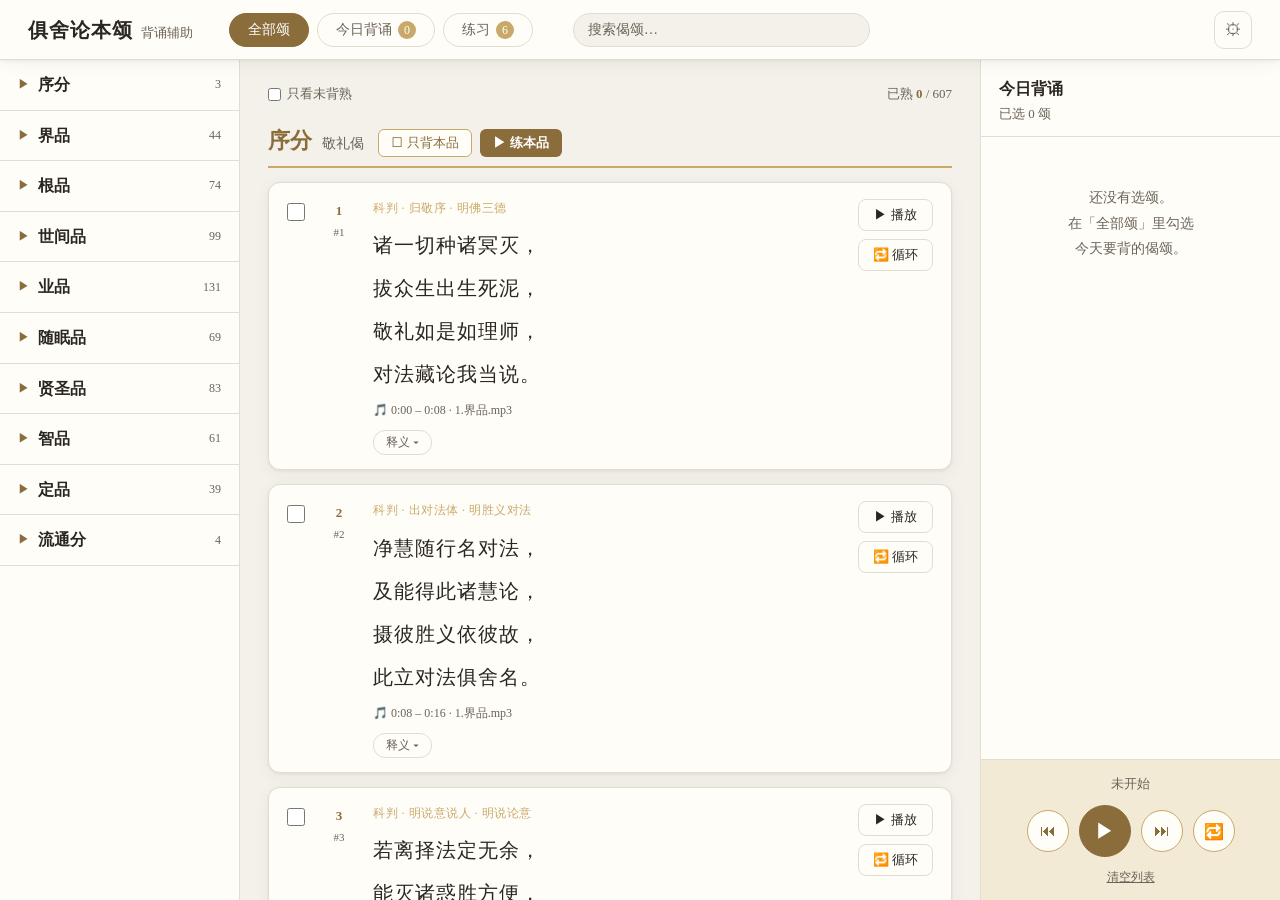
<file: index.html>
<!DOCTYPE html>
<html lang="zh-CN">
<head>
<meta charset="UTF-8">
<meta name="viewport" content="width=device-width, initial-scale=1.0">
<title>俱舍论本颂背诵辅助 / Jushe Recite</title>
<meta http-equiv="refresh" content="0; url=program/">
<link rel="canonical" href="program/">
<style>
  body { font-family: "Noto Serif SC", "Songti SC", "STSong", serif;
    background: #f4f1ea; color: #2b2620; display: flex; align-items: center;
    justify-content: center; height: 100vh; margin: 0; }
  a { color: #8a6d3b; text-decoration: none; border-bottom: 1px solid #c9a96a; }
</style>
</head>
<body>
  <p>正在跳转 · <a href="program/">立即进入俱舍论本颂背诵辅助</a></p>
</body>
</html>
</file>
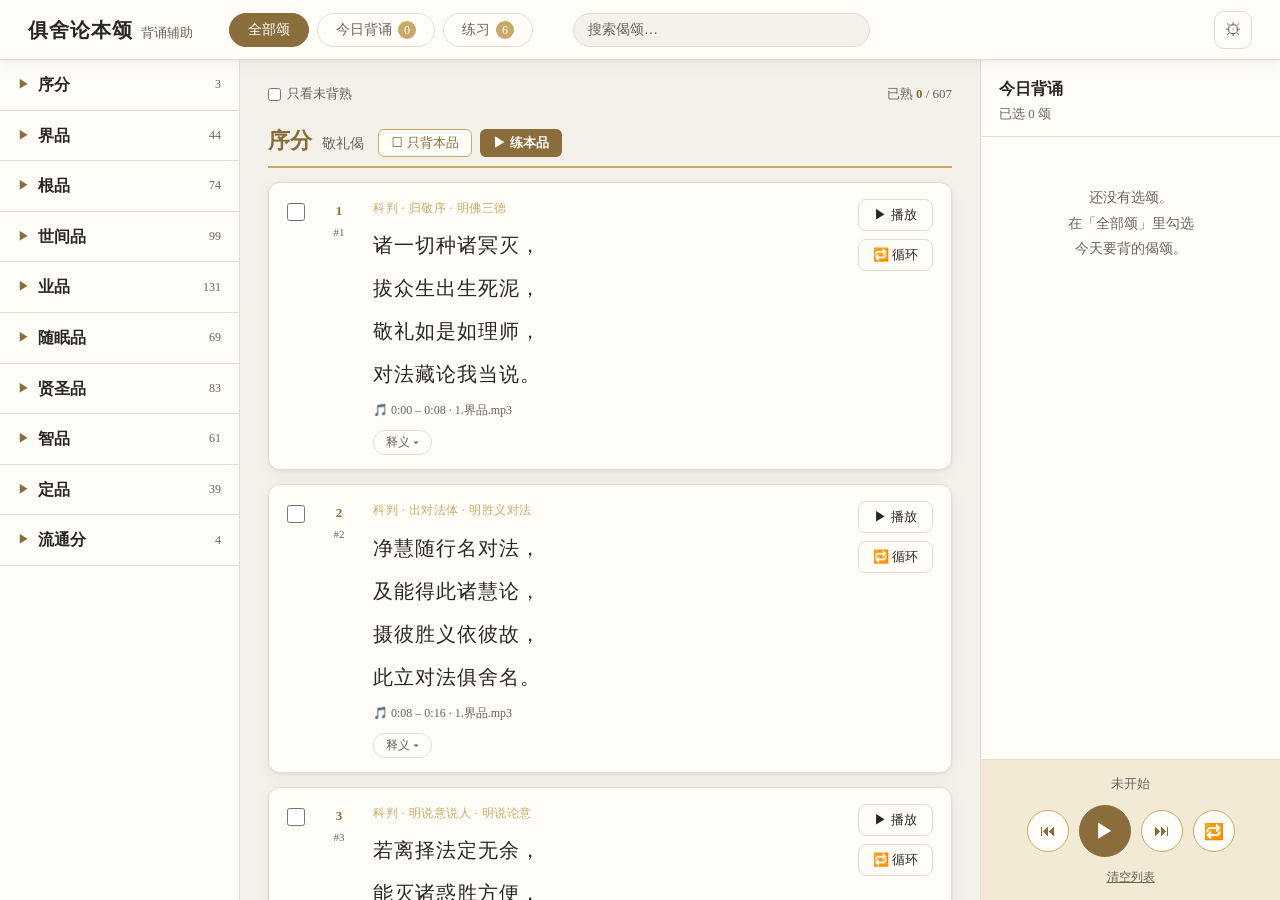
<file: program/index.html>
<!DOCTYPE html>
<html lang="zh-CN">
<head>
<meta charset="UTF-8">
<meta name="viewport" content="width=device-width, initial-scale=1.0">
<title>俱舍论本颂 · 背诵辅助</title>
<link rel="manifest" href="/manifest.json">
<meta name="theme-color" content="#8a6d3b">
<meta name="description" content="按品浏览俱舍论本颂、按音频自动连播,辅助每日背诵">
<!-- iOS PWA -->
<meta name="apple-mobile-web-app-capable" content="yes">
<meta name="apple-mobile-web-app-status-bar-style" content="default">
<meta name="apple-mobile-web-app-title" content="俱舍论本颂">
<link rel="apple-touch-icon" href="/icons/icon-180.png">
<link rel="icon" type="image/png" sizes="192x192" href="/icons/icon-192.png">
<link rel="stylesheet" href="app.css">
</head>
<body>
  <div class="topbar">
    <button class="hamburger" id="btnMenu" title="目录" aria-label="打开品目录">☰</button>
    <div class="brand">俱舍论本颂<small>背诵辅助</small></div>
    <div class="tabs">
      <button class="tab active" data-view="all">全部颂</button>
      <button class="tab" data-view="today">今日背诵<span class="badge" id="tabBadge">0</span></button>
      <button class="tab" data-view="train">练习<span class="badge" id="trainBadge">0</span></button>
    </div>
    <div class="search"><input id="searchInput" type="search" placeholder="搜索偈颂…" aria-label="搜索偈颂正文" autocomplete="off"></div>
    <div class="spacer"></div>
    <button class="icon-btn" id="btnSettings" title="设置" aria-label="设置">⚙</button>
  </div>
  <div class="drawer-mask" id="drawerMask"></div>

  <div class="layout">
    <aside class="col-left" id="catalog"></aside>
    <main class="col-main" id="mainList"></main>
    <aside class="col-right">
      <div class="right-head">
        <h3>今日背诵</h3>
        <div class="sel-count" id="selCount">已选 0 颂</div>
      </div>
      <div class="today-list" id="todayList"></div>
      <div class="player">
        <div class="now-playing" id="nowPlaying" aria-live="polite" role="status">未开始</div>
        <div class="controls">
          <button class="pbtn" id="btnPrev" title="上一颂" aria-label="上一颂">⏮</button>
          <button class="pbtn main" id="btnSeqPlay" title="连播/暂停" aria-label="连播或暂停">▶</button>
          <button class="pbtn" id="btnNext" title="下一颂" aria-label="下一颂">⏭</button>
          <button class="pbtn loop" id="btnSeqLoop" title="列表循环" aria-label="列表循环">🔁</button>
        </div>
        <button class="clear" id="btnClear">清空列表</button>
      </div>
    </aside>
  </div>

  <!-- 设置 -->
  <div class="modal-mask" id="settingsMask">
    <div class="modal">
      <h3>设置</h3>
      <div class="row">
        <span>播放速度</span>
        <span><input type="range" id="rateRange" min="0.5" max="1.5" step="0.05"> <b id="rateVal">1</b> ×</span>
      </div>
      <div class="row">
        <span>音量</span>
        <span><input type="range" id="volRange" min="0" max="1" step="0.05"> <b id="volVal">100</b> %</span>
      </div>
      <div class="row">
        <span>每日新颂上限</span>
        <span><input type="range" id="newPerDayRange" min="0" max="20" step="1"> <b id="newPerDayVal">6</b> 颂</span>
      </div>
      <div class="offline-sec">
        <div class="offline-head">进度备份 <span class="offline-hint">熟练度/选颂存在本机，清缓存会丢，记得导出</span></div>
        <div style="display:flex;gap:10px;margin-top:8px">
          <button id="btnExport" style="flex:1;border:1px solid var(--accent-soft);background:var(--paper);color:var(--accent);padding:6px 0;border-radius:8px;font-size:13px;cursor:pointer">导出进度</button>
          <button id="btnImport" style="flex:1;border:1px solid var(--accent-soft);background:var(--paper);color:var(--accent);padding:6px 0;border-radius:8px;font-size:13px;cursor:pointer">导入进度</button>
          <input type="file" id="importFile" accept="application/json,.json" style="display:none">
        </div>
      </div>
      <div class="offline-sec">
        <div class="offline-head">离线音频 <span class="offline-hint" id="offlineHint">下载后该品可无网背诵</span></div>
        <div class="offline-list" id="offlineList"></div>
      </div>
      <div style="font-size:11px;color:var(--ink-soft);text-align:center;margin-top:14px;padding-top:10px;border-top:1px solid var(--line)">
        版本 <code id="appVersion" style="font-family:monospace">2026-06-29-r15</code>
        　<button id="btnDiag" style="font-size:11px;background:transparent;border:1px solid var(--line);padding:2px 8px;border-radius:4px;color:var(--ink-soft);cursor:pointer">诊断</button>
        　<button id="btnReset" style="font-size:11px;background:transparent;border:1px solid #b5462f;padding:2px 8px;border-radius:4px;color:#b5462f;cursor:pointer">重置应用</button>
      </div>
      <button class="close" id="btnCloseSettings">完成</button>
    </div>
  </div>

<audio id="audio" preload="auto"></audio>

<script src="verses.js"></script>
<script src="timings.js"></script>
<script src="trans.js"></script>
<script src="app.js"></script>

</body>
</html>
</file>
<file: program/app.css>
:root {
    --bg: #f4f1ea;
    --paper: #fffdf8;
    --ink: #2b2620;
    --ink-soft: #6b6357;
    --line: #e3ddd0;
    --accent: #8a6d3b;          /* 赭石 */
    --accent-soft: #c9a96a;
    --accent-bg: #f3ead6;
    --playing: #fff6e0;
    --playing-edge: #d9b066;
    --shadow: 0 1px 3px rgba(60,50,30,.08), 0 4px 16px rgba(60,50,30,.05);
    --radius: 12px;
  }
  * { box-sizing: border-box; margin: 0; padding: 0; }
  html, body { height: 100%; }
  body {
    font-family: "Noto Serif SC", "Songti SC", "STSong", "SimSun", "PingFang SC", serif;
    background: var(--bg);
    color: var(--ink);
    font-size: 16px;
    line-height: 1.6;
    overflow: hidden;
  }
  button { font-family: inherit; cursor: pointer; }

  /* ---------- 顶栏 ---------- */
  .topbar {
    height: 60px;
    display: flex; align-items: center; gap: 24px;
    padding: 0 28px;
    background: var(--paper);
    border-bottom: 1px solid var(--line);
    box-shadow: var(--shadow);
    position: relative; z-index: 10;
  }
  .topbar .brand { font-size: 20px; font-weight: 700; letter-spacing: 1px; }
  .topbar .brand small { font-size: 13px; color: var(--ink-soft); font-weight: 400; margin-left: 8px; letter-spacing: 0; }
  .tabs { display: flex; gap: 8px; margin-left: 12px; }
  .tab {
    border: 1px solid var(--line); background: transparent; color: var(--ink-soft);
    padding: 7px 18px; border-radius: 20px; font-size: 14px; transition: .15s;
  }
  .tab.active { background: var(--accent); color: #fff; border-color: var(--accent); }
  .tab .badge {
    display: inline-block; min-width: 18px; height: 18px; line-height: 18px;
    background: var(--accent-soft); color: #fff; border-radius: 9px; font-size: 12px;
    text-align: center; padding: 0 5px; margin-left: 6px;
  }
  .tab.active .badge { background: rgba(255,255,255,.3); }
  .topbar .spacer { flex: 1; }
  .icon-btn {
    border: 1px solid var(--line); background: transparent; width: 38px; height: 38px;
    border-radius: 10px; font-size: 17px; color: var(--ink-soft);
  }
  .icon-btn:hover { background: var(--accent-bg); }
  /* 搜索框 */
  .search { margin-left: 16px; flex: 1; max-width: 320px; min-width: 0; }
  .search input {
    width: 100%; padding: 8px 14px; border: 1px solid var(--line); border-radius: 18px;
    font-size: 14px; background: var(--bg); color: var(--ink); font-family: inherit;
  }
  .search input::placeholder { color: var(--ink-soft); }
  .search input:focus { outline: none; border-color: var(--accent-soft); background: var(--paper); }
  mark { background: #ffe49c; color: inherit; padding: 0 1px; border-radius: 2px; }
  .hamburger { display: none; border: 1px solid var(--line); background: transparent;
    width: 36px; height: 36px; border-radius: 8px; font-size: 18px; color: var(--ink);
    align-items: center; justify-content: center; }
  .drawer-mask { position: fixed; top: 0; left: 0; right: 0; bottom: 0;
    background: rgba(0,0,0,.35); z-index: 40; display: none; }
  .drawer-mask.open { display: block; }

  /* ---------- 三栏布局 ---------- */
  .layout { display: flex; height: calc(100% - 60px); }
  .col-left  { width: 240px; border-right: 1px solid var(--line); background: var(--paper); overflow-y: auto; flex-shrink: 0; }
  .col-main  { flex: 1; overflow-y: auto; padding: 24px 28px 80px; }
  .col-right { width: 300px; border-left: 1px solid var(--line); background: var(--paper); overflow-y: auto; flex-shrink: 0; display: flex; flex-direction: column; }

  /* ---------- 左栏 品目录 ---------- */
  .pin-group { border-bottom: 1px solid var(--line); }
  .pin-head {
    display: flex; align-items: center; gap: 8px; padding: 12px 18px;
    font-weight: 600; user-select: none; cursor: pointer;
  }
  .pin-head:hover { background: var(--accent-bg); }
  .pin-head .arrow { font-size: 11px; color: var(--accent); transition: transform .15s; width: 12px; }
  .pin-group.open .pin-head .arrow { transform: rotate(90deg); }
  .pin-head .count { margin-left: auto; font-size: 12px; color: var(--ink-soft); font-weight: 400; }
  .pin-items { display: none; padding: 4px 0 10px; }
  .pin-group.open .pin-items { display: block; }
  .pin-item {
    display: flex; gap: 10px; padding: 4px 18px 4px 38px; font-size: 13px;
    color: var(--ink-soft); cursor: pointer; white-space: nowrap; overflow: hidden; text-overflow: ellipsis;
  }
  .pin-item:hover { color: var(--accent); background: var(--accent-bg); }
  .pin-item .no { color: var(--accent-soft); min-width: 22px; }

  /* ---------- 主区 颂卡片 ---------- */
  .pin-title {
    font-size: 22px; font-weight: 700; color: var(--accent);
    margin: 18px 0 14px; padding-bottom: 8px; border-bottom: 2px solid var(--accent-soft);
    scroll-margin-top: 14px;
  }
  .pin-title:first-child { margin-top: 0; }
  .pin-title .sub { font-size: 14px; color: var(--ink-soft); font-weight: 400; margin-left: 10px; }
  .pin-title .pin-sel-btn {
    margin-left: 14px; font-size: 13px; font-weight: 400; vertical-align: middle;
    border: 1px solid var(--accent-soft); background: var(--paper); color: var(--accent);
    padding: 4px 12px; border-radius: 6px; transition: .15s;
  }
  .pin-title .pin-sel-btn:hover { background: var(--accent-bg); }
  .pin-title .pin-sel-btn.all { background: var(--accent-soft); color: #fff; border-color: var(--accent-soft); }
  .pin-title .pin-train-btn {
    margin-left: 8px; font-size: 13px; font-weight: 600; vertical-align: middle;
    border: none; background: var(--accent); color: #fff;
    padding: 5px 13px; border-radius: 6px; cursor: pointer; transition: .15s;
  }
  .pin-title .pin-train-btn:hover { filter: brightness(1.06); }

  .verse {
    background: var(--paper); border: 1px solid var(--line); border-radius: var(--radius);
    margin-bottom: 14px; padding: 16px 18px 14px; display: flex; gap: 14px;
    box-shadow: var(--shadow); transition: .18s; position: relative; overflow: hidden;
    scroll-margin-top: 14px;
  }
  .verse.playing { background: var(--playing); border-color: var(--playing-edge); box-shadow: 0 0 0 2px var(--playing-edge), var(--shadow); }
  .verse .check { padding-top: 4px; }
  .verse .check input { width: 18px; height: 18px; accent-color: var(--accent); cursor: pointer; }
  .verse .no-tag {
    flex-shrink: 0; width: 40px; text-align: center; padding-top: 2px;
    font-size: 13px; color: var(--accent); font-weight: 600;
  }
  .verse .no-tag .g { display: block; font-size: 11px; color: var(--ink-soft); font-weight: 400; margin-top: 2px; }
  .verse .body { flex: 1; }
  .verse .lines { font-size: 20px; line-height: 2.0; letter-spacing: 1px; }
  .verse .lines .ln {
    display: block; width: fit-content; max-width: 100%;
    padding: 1px 6px; margin: 1px -6px; border-radius: 5px;
    transition: background .12s ease, color .12s ease;
  }
  /* 跟诵：当前正在念的那一句高亮（逐句时间由真·句界或按字数插值得出）。
     fit-content 放在 .ln 基类（所有行）而非仅 .active：否则高亮离开时 width 会
     瞬间弹回整行宽、而背景还在淡出，导致「整行色条一闪」。 */
  .verse .lines .ln.active { background: var(--accent-soft); color: #fff; }
  .verse .meta { font-size: 12px; color: var(--ink-soft); margin-top: 6px; }
  /* 科判路径 + 白话解 */
  .verse .ke { font-size: 12px; color: var(--accent-soft); margin-bottom: 6px; letter-spacing: .5px; }
  .verse .jie-wrap { margin-top: 8px; }
  .verse .jie-toggle {
    border: 1px solid var(--line); background: var(--paper); color: var(--ink-soft);
    padding: 3px 12px; border-radius: 12px; font-size: 12px; cursor: pointer;
  }
  .verse .jie-toggle:hover { border-color: var(--accent-soft); color: var(--accent); }
  .verse .jie {
    margin-top: 8px; padding: 12px 14px; background: var(--accent-bg); border-radius: 8px;
    font-size: 14px; line-height: 1.9; color: var(--ink);
  }
  .verse .ops { display: flex; flex-direction: column; gap: 8px; align-items: stretch; flex-shrink: 0; }
  .op-btn {
    border: 1px solid var(--line); background: var(--paper); color: var(--ink);
    padding: 6px 14px; border-radius: 8px; font-size: 13px; white-space: nowrap; transition: .15s;
  }
  .op-btn:hover { background: var(--accent-bg); border-color: var(--accent-soft); }
  .op-btn.play.active { background: var(--accent); color: #fff; border-color: var(--accent); }
  .op-btn.loop.active { background: var(--accent-soft); color: #fff; border-color: var(--accent-soft); }
  /* 进度条 */
  .verse .progress {
    position: absolute; left: 0; bottom: 0; height: 3px; width: 0%;
    background: var(--playing-edge); transition: width .1s linear;
  }

  .empty-hint { color: var(--ink-soft); text-align: center; padding: 60px 20px; font-size: 15px; }

  /* ---------- 背诵训练（自测 / SRS）---------- */
  .list-head { display: flex; align-items: center; gap: 12px; margin-bottom: 14px; font-size: 13px; color: var(--ink-soft); }
  .list-head label { display: flex; align-items: center; gap: 6px; cursor: pointer; }
  .list-head input { accent-color: var(--accent); }
  .list-head .prog { margin-left: auto; }
  .list-head .prog b { color: var(--accent); }
  .list-head .practice-now {
    border: none; background: var(--accent); color: #fff; padding: 6px 16px;
    border-radius: 16px; font-size: 13px; font-weight: 600; cursor: pointer;
  }
  .list-head .practice-now:hover { filter: brightness(1.06); }
  .train-bar {
    display: flex; align-items: center; gap: 14px; flex-wrap: wrap;
    margin: 0 0 16px; padding: 12px 16px; background: var(--accent-bg);
    border: 1px solid var(--accent-soft); border-radius: var(--radius); font-size: 14px;
  }
  .train-bar .stat b { color: var(--accent); }
  .train-bar .spacer { flex: 1; }
  .train-bar .masksel { display: flex; gap: 6px; }
  .train-bar .masksel button {
    border: 1px solid var(--line); background: var(--paper); color: var(--ink-soft);
    padding: 4px 12px; border-radius: 14px; font-size: 13px;
  }
  .train-bar .masksel button.on { background: var(--accent); color: #fff; border-color: var(--accent); }
  .train-bar .train-exit {
    border: 1px solid var(--line); background: var(--paper); color: var(--ink-soft);
    padding: 4px 12px; border-radius: 14px; font-size: 13px; cursor: pointer;
  }
  .train-bar .train-exit:hover { background: var(--paper); border-color: var(--accent-soft); color: var(--accent); }
  /* 本轮完成收尾面板 */
  .train-done {
    text-align: center; background: var(--paper); border: 1px solid var(--accent-soft);
    border-radius: var(--radius); padding: 22px 20px; margin-bottom: 16px; box-shadow: var(--shadow);
  }
  .train-done .big { font-size: 19px; font-weight: 700; color: var(--accent); }
  .train-done .sub { font-size: 14px; color: var(--ink); margin-top: 6px; }
  .train-done .sub b { color: var(--accent); }
  .train-done .sub2 { font-size: 13px; color: var(--ink-soft); margin-top: 12px; line-height: 1.8; }
  .train-done .sub3 { font-size: 12px; color: var(--ink-soft); margin-top: 12px; padding-top: 10px; border-top: 1px solid var(--line); }
  .train-done #btnTrainMore { margin-top: 14px; }
  .train-tip {
    font-size: 13px; color: var(--ink-soft); background: var(--accent-bg);
    border-radius: 8px; padding: 10px 14px; margin-bottom: 14px; line-height: 1.7;
  }
  /* 遮挡的字：保留 CJK 字宽，显为灰块 */
  .verse .ln .mc { background: var(--line); color: transparent; border-radius: 3px; }
  /* 揭晓 / 评级按钮（占 .ops 位） */
  .verse .reveal-btn {
    border: 1px solid var(--accent-soft); background: var(--paper); color: var(--accent);
    padding: 7px 18px; border-radius: 8px; font-size: 14px; white-space: nowrap;
  }
  .verse .reveal-btn:hover { background: var(--accent-bg); }
  .verse .grade-btn { border: none; padding: 7px 18px; border-radius: 8px; font-size: 14px; color: #fff; white-space: nowrap; }
  .verse .grade-btn.forgot { background: #b5462f; }
  .verse .grade-btn.known { background: #5a8a5a; }
  .verse .grade-btn:hover { filter: brightness(1.08); }
  .verse.done { opacity: .5; }
  /* 熟练度小标 */
  .verse .mtag { font-size: 11px; margin-top: 4px; font-weight: 400; }
  .verse .mtag.learning { color: var(--accent-soft); }
  .verse .mtag.mastered { color: #5a8a5a; }

  /* ---------- 右栏 今日背诵 ---------- */
  .right-head { padding: 16px 18px 12px; border-bottom: 1px solid var(--line); }
  .right-head h3 { font-size: 16px; }
  .right-head .sel-count { font-size: 13px; color: var(--ink-soft); margin-top: 2px; }
  .today-list { flex: 1; overflow-y: auto; padding: 8px 0; }
  .today-item {
    display: flex; align-items: center; gap: 8px; padding: 8px 18px; font-size: 14px; cursor: pointer;
    border-left: 3px solid transparent;
  }
  .today-item:hover { background: var(--accent-bg); }
  .today-item.current { background: var(--playing); border-left-color: var(--playing-edge); font-weight: 600; }
  .today-item .seq { color: var(--accent-soft); min-width: 18px; font-size: 13px; }
  .today-item .label { flex: 1; white-space: nowrap; overflow: hidden; text-overflow: ellipsis; }
  .today-item .rm { color: var(--ink-soft); border: none; background: none; font-size: 16px; padding: 0 4px; }
  .today-item .rm:hover { color: #b5462f; }
  .today-empty { color: var(--ink-soft); text-align: center; padding: 40px 16px; font-size: 14px; line-height: 1.8; }

  .player {
    border-top: 1px solid var(--line); padding: 14px 18px; background: var(--accent-bg);
  }
  .player .now-playing { font-size: 13px; color: var(--ink-soft); margin-bottom: 10px; min-height: 20px; text-align: center; }
  .player .now-playing b { color: var(--accent); }
  .player .controls { display: flex; align-items: center; justify-content: center; gap: 10px; }
  .player .pbtn {
    border: 1px solid var(--accent-soft); background: var(--paper); color: var(--accent);
    width: 42px; height: 42px; border-radius: 50%; font-size: 16px; display: flex; align-items: center; justify-content: center;
  }
  .player .pbtn.main { width: 52px; height: 52px; font-size: 20px; background: var(--accent); color: #fff; border-color: var(--accent); }
  .player .pbtn:hover { transform: scale(1.05); }
  .player .pbtn.loop.active {
    background: var(--accent-soft); color: #fff; border-color: var(--accent-soft);
    box-shadow: 0 0 0 3px rgba(201,169,106,.35);
  }
  .player .pbtn.loop.active::after {
    content: ""; position: absolute; bottom: -2px; left: 50%; transform: translateX(-50%);
    width: 6px; height: 6px; border-radius: 50%; background: var(--accent);
  }
  .player .pbtn { position: relative; }
  .player .clear { display: block; margin: 12px auto 0; font-size: 12px; color: var(--ink-soft); background: none; border: none; text-decoration: underline; }

  /* ---------- 设置弹层 ---------- */
  .modal-mask { position: fixed; inset: 0; background: rgba(40,34,26,.4); display: none; align-items: center; justify-content: center; z-index: 100; }
  .modal-mask.open { display: flex; }
  .modal { background: var(--paper); border-radius: var(--radius); padding: 24px 28px; width: 340px; box-shadow: var(--shadow); }
  .modal h3 { margin-bottom: 16px; }
  .modal .row { display: flex; align-items: center; justify-content: space-between; margin-bottom: 14px; font-size: 14px; }
  .modal input[type=range] { width: 150px; accent-color: var(--accent); }
  .modal .close { display: block; margin: 18px auto 0; background: var(--accent); color: #fff; border: none; padding: 8px 30px; border-radius: 8px; }
  /* 离线音频区 */
  .offline-sec { margin-top: 4px; padding-top: 12px; border-top: 1px solid var(--line); }
  .offline-head { font-size: 14px; font-weight: 600; margin-bottom: 8px; }
  .offline-hint { font-size: 11px; font-weight: 400; color: var(--ink-soft); }
  .offline-list { max-height: 210px; overflow-y: auto; }
  .offline-row { display: flex; align-items: center; gap: 8px; padding: 5px 2px; font-size: 13px; }
  .offline-row .nm { flex: 1; white-space: nowrap; overflow: hidden; text-overflow: ellipsis; }
  .offline-row .st { font-size: 11px; color: var(--ink-soft); min-width: 52px; text-align: right; }
  .offline-row .st.done { color: var(--accent); }
  .offline-row .dl {
    border: 1px solid var(--accent-soft); background: var(--paper); color: var(--accent);
    padding: 3px 10px; border-radius: 6px; font-size: 12px; white-space: nowrap;
  }
  .offline-row .dl:hover { background: var(--accent-bg); }
  .offline-row .dl.cached { color: #b5462f; border-color: #e0b3a6; }
  .offline-row .dl[disabled] { opacity: .5; cursor: default; }

  ::-webkit-scrollbar { width: 9px; }
  ::-webkit-scrollbar-thumb { background: #d8cfba; border-radius: 5px; }
  ::-webkit-scrollbar-thumb:hover { background: var(--accent-soft); }

  /* ---------- 移动端（< 760px） ---------- */
  @media (max-width: 760px) {
    body { font-size: 15px; }
    .topbar { height: 52px; padding: 0 10px; gap: 8px; }
    .topbar .brand { display: none; }
    .tabs { margin-left: 0; gap: 6px; }
    .tab { padding: 5px 12px; font-size: 13px; }
    .search { margin-left: 8px; }
    .search input { padding: 6px 12px; font-size: 13px; }
    .hamburger { display: inline-flex; }

    .layout { display: block; height: calc(100% - 52px); position: relative; }

    /* 主区全宽，给底部播放器留位 */
    .col-main {
      height: 100%; padding: 12px 14px 110px; overflow-y: auto;
    }

    /* 左栏：从左侧滑出的抽屉 */
    .col-left {
      position: fixed; top: 52px; bottom: 0; left: 0;
      width: 78%; max-width: 320px;
      transform: translateX(-100%); transition: transform .2s ease;
      z-index: 50; box-shadow: 4px 0 16px rgba(0,0,0,.12);
    }
    .col-left.open { transform: translateX(0); }

    /* 右栏：底部常驻播放栏（隐藏标题与今日列表，只留 .player） */
    .col-right {
      position: fixed; bottom: 0; left: 0; right: 0;
      width: 100%; height: auto;
      border-left: none; border-top: 1px solid var(--line);
      z-index: 30;
      padding-bottom: env(safe-area-inset-bottom);
    }
    .col-right .right-head, .col-right .today-list { display: none; }
    .col-right .player { padding: 8px 14px 10px; border-top: none; }
    .col-right .player .now-playing { font-size: 12px; margin-bottom: 6px; min-height: 16px; }
    .col-right .player .controls { gap: 10px; }
    .col-right .player .pbtn { width: 38px; height: 38px; font-size: 14px; }
    .col-right .player .pbtn.main { width: 46px; height: 46px; font-size: 16px; }
    .col-right .player .clear { font-size: 11px; margin-top: 4px; }

    /* 练习栏按钮加大触摸目标（结束/露首字/全遮），手机上易点不误触 */
    .train-bar { gap: 10px; }
    .train-bar .train-exit, .train-bar .masksel button {
      min-height: 40px; padding: 8px 16px; font-size: 14px;
    }

    /* 颂卡片紧凑化：把"播放/循环"按钮放到一行 */
    .verse { padding: 12px 14px; gap: 10px; flex-wrap: wrap; }
    .verse .check { padding-top: 2px; }
    .verse .check input { width: 20px; height: 20px; }
    .verse .no-tag { width: 30px; font-size: 12px; }
    .verse .lines { font-size: 17px; line-height: 1.85; letter-spacing: 0.5px; }
    .verse .meta { font-size: 11px; }
    .verse .ops {
      flex-direction: row; flex-basis: 100%; justify-content: flex-end; gap: 6px;
    }
    .op-btn { padding: 5px 12px; font-size: 12px; }

    /* 品标题 */
    .pin-title { font-size: 19px; margin: 14px 0 10px; padding-bottom: 6px; }
    .pin-title .sub { display: block; margin-left: 0; margin-top: 2px; font-size: 12px; }
    .pin-title .pin-sel-btn { margin-left: 0; margin-top: 6px; }
    .pin-title .pin-train-btn { margin-left: 8px; margin-top: 6px; }

    .modal { width: 88%; max-width: 340px; }
  }

/* 全局错误兜底提示条（window.onerror / unhandledrejection 触发） */
.fatal-banner {
  position: fixed; top: 0; left: 0; right: 0; z-index: 9999;
  display: flex; align-items: center; justify-content: center; gap: 12px; flex-wrap: wrap;
  padding: 10px 16px; background: #b5462f; color: #fff; font-size: 13px;
  box-shadow: 0 2px 10px rgba(0,0,0,.25);
}
.fatal-banner button {
  border: 1px solid #fff; background: transparent; color: #fff;
  padding: 4px 14px; border-radius: 6px; font-size: 13px; cursor: pointer;
}
.fatal-banner button:hover { background: rgba(255,255,255,.15); }
</file>
